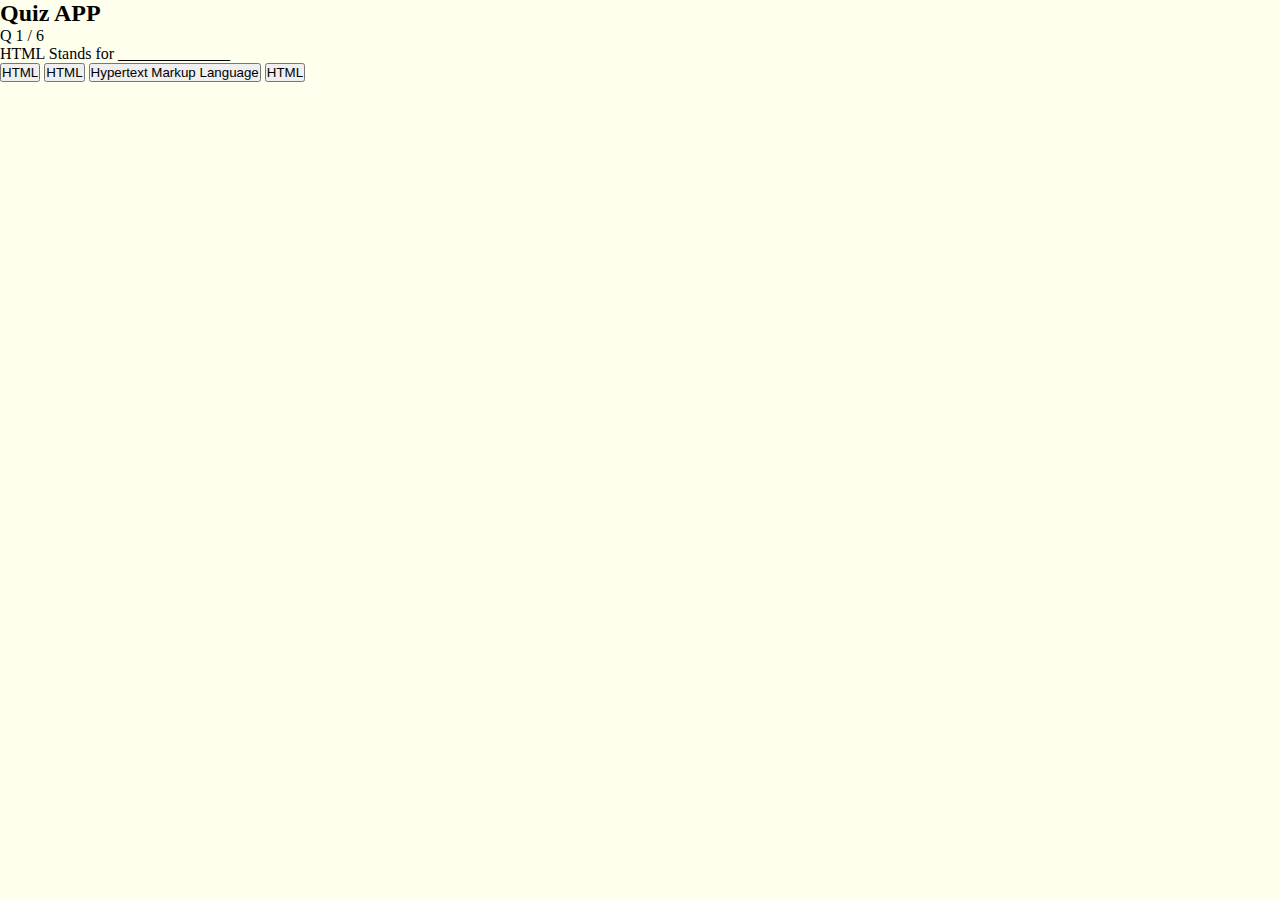
<file: quiz app/index.html>
<!DOCTYPE html>
<html lang="en">

<head>
    <meta charset="UTF-8">
    <meta http-equiv="X-UA-Compatible" content="IE=edge">
    <meta name="viewport" content="width=device-width, initial-scale=1.0">
    <link rel="stylesheet" href="style.css">
    <link href="https://cdn.jsdelivr.net/npm/bootstrap@5.3.0/dist/css/bootstrap.min.css" rel="stylesheet"
        integrity="sha384-9ndCyUaIbzAi2FUVXJi0CjmCapSmO7SnpJef0486qhLnuZ2cdeRhO02iuK6FUUVM" crossorigin="anonymous">
    <title>Quiz App</title>
</head>

<body class="d-flex align-items-center justify-content-center">

        <div class="container rounded shadow p-5 d-flex bg-dark text-light flex-column justify-content-center align-items-center border">
            <h2>Quiz APP</h2>
            <div class="w-100 main_conatiner d-flex justify-content-center align-items-center flex-wrap">
                <div class="w-100 text-light my-2">Q <span class="qeu_no"> 1</span> / <span class="total_qeu"> 10 </span></div>
                <div class=" rounded fs-3 bg-info w-100">
                    <p class="question_box p-3 fw-bold">hello world</p>
                </div>
                <div class="option_box w-100"></div>
            </div>
        </div>


    <script src="https://cdn.jsdelivr.net/npm/bootstrap@5.3.0/dist/js/bootstrap.bundle.min.js"
        integrity="sha384-geWF76RCwLtnZ8qwWowPQNguL3RmwHVBC9FhGdlKrxdiJJigb/j/68SIy3Te4Bkz"
        crossorigin="anonymous"></script>
    <script src="app.js"></script>
</body>

</html>
</file>
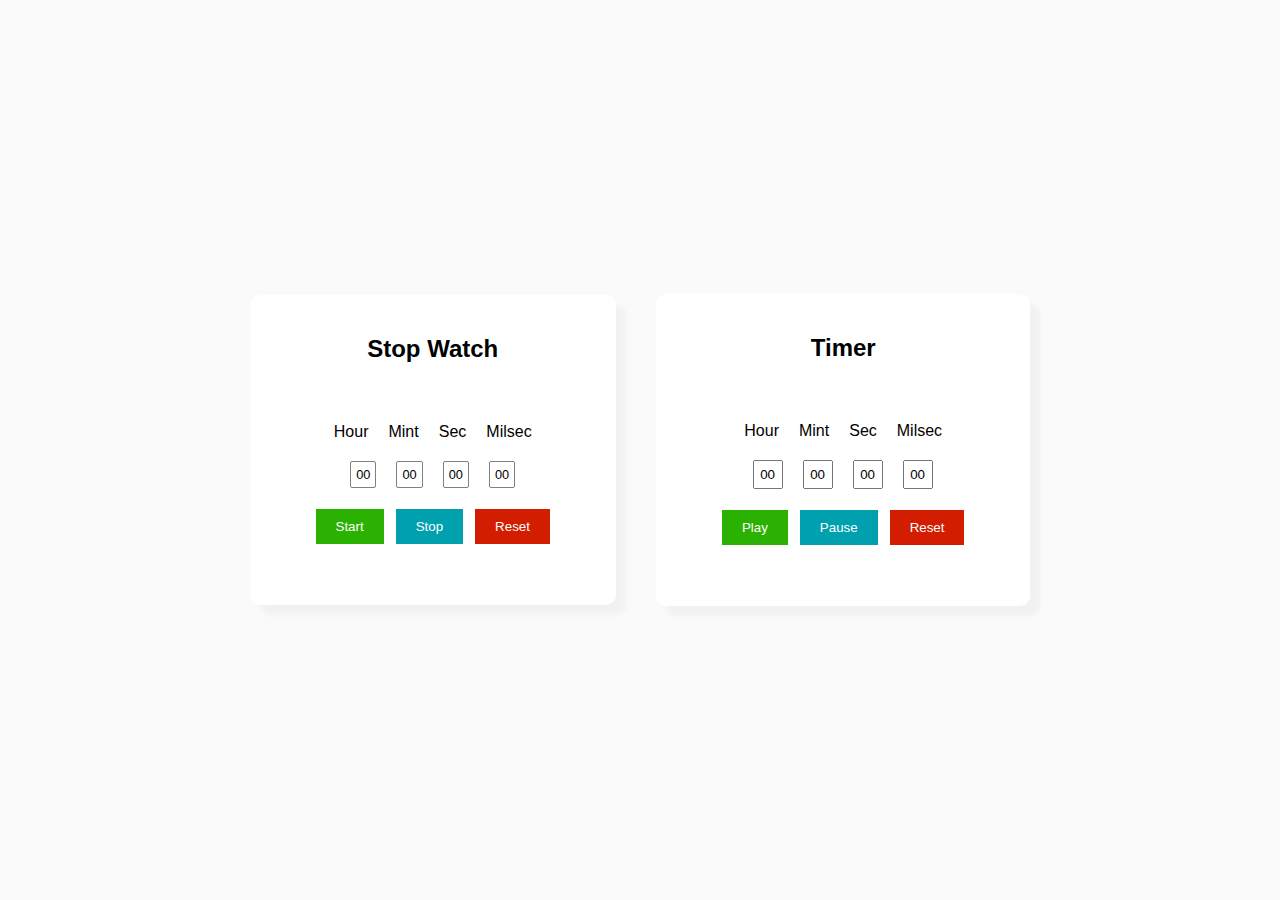
<file: Stop Watch/index.html>
<!DOCTYPE html>
<html lang="en">

<head>
  <meta charset="UTF-8" />
  <meta http-equiv="X-UA-Compatible" content="IE=edge" />
  <meta name="viewport" content="width=device-width, initial-scale=1.0" />
  <link rel="stylesheet" href="style.css">
  <title>stop watch</title>
</head>

<body>
  <div class="main-container">
    <div class="stop_watch">
      <h2>Stop Watch</h2>
      <div class="time">
        <div class="time_name">
          <p>Hour</p>
          <p>Mint</p>
          <p>Sec</p>
          <p>Milsec</p>
        </div>
        <div class="time_Count">
          <p id="Hour">00</p>
          <p id="Mint">00</p>
          <p id="Sec">00</p>
          <p id="Milsec">00</p>

        </div>
        <div class="btnBox">
          <button id="StartBtn"  onclick="StartBtn()">Start</button>
          <button id="StopBtn" onclick="StopBtn()">Stop</button>
          <button id="ResetBtn" onclick="ResetBtn()">Reset</button>
        </div>
      </div>
    </div>


    <div class="stop_watch">
      <h2>Timer</h2>
      <div class="time">
        <div class="time_name">
          <p>Hour</p>
          <p>Mint</p>
          <p>Sec</p>
          <p>Milsec</p>
        </div>
        <div class="Timer_Count time_Count">
          <input type="number" maxlength="2" value="00" id="timer-Hour">
          <input type="number" maxlength="2" value="00" id="timer-Mint">
          <input type="number" maxlength="2" value="00" id="timer-Sec">
          <input type="number" maxlength="2" value="00" id="timer-Milsec">

        </div>
        <div class="btnBox">
          <button id="timer_StartBtn"  onclick="timer_StartBtn()">Play</button>
          <button id="timer_StopBtn" onclick="timer_StopBtn()">Pause</button>
          <button id="timer_ResetBtn" onclick="timer_ResetBtn()">Reset</button>
        </div>
      </div>
    </div>

  </div>
  <script src="app.js"></script>
</body>

</html>
</file>
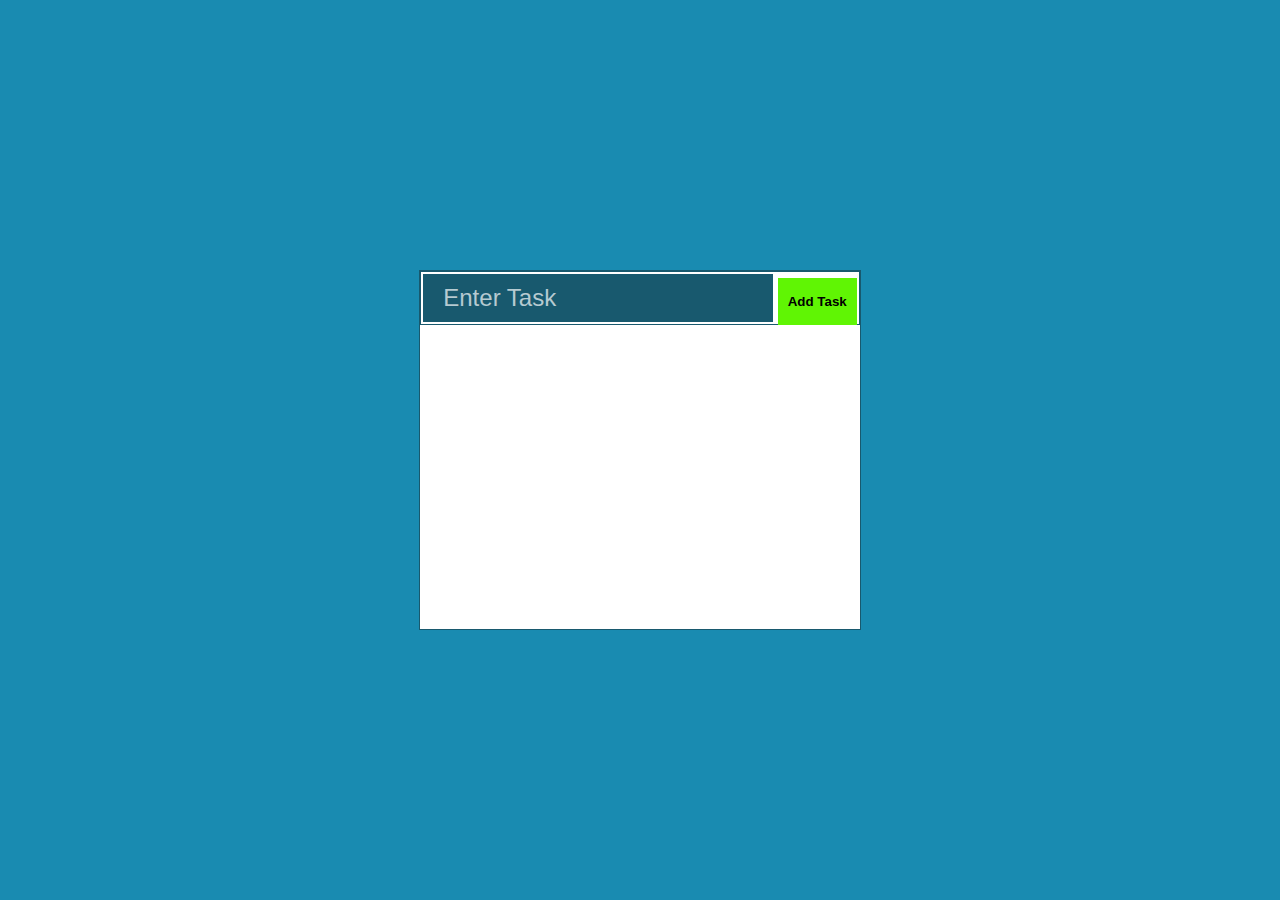
<file: Todo App/index.html>
<!DOCTYPE html>
<html lang="en">
<head>
    <meta charset="UTF-8">
    <meta http-equiv="X-UA-Compatible" content="IE=edge">
    <meta name="viewport" content="width=device-width, initial-scale=1.0">
    <link rel="stylesheet" href="style.css">
    <title>Document</title>
</head>
<body>
    <div class="main_cotainer">
        <div class="inputbox">
            <input type="text" placeholder="Enter Task" id="Inp">
            <button class="addBtn" onclick="Addtask()">Add Task</button>
        </div>

        <div class="list_area">
            <ul id="listParent">
            </ul>
        </div>
    </div>
    <script src="app.js"></script>
</body>
</html>
</file>
<file: quiz app/style.css>
*{
    margin: 0;
    padding: 0;
    box-sizing: border-box;
}
body{
    min-height: 100vh;
    background: #ffe;
}
input{
    accent-color:#0dcaf0;
}
</file>
<file: Stop Watch/style.css>
* {
    margin: 0;
    padding: 0;
    box-sizing: border-box;
}

body,
.btnBox,
.time_name,
.time_Count,
.main-container,
.stop_watch {
    display: flex;
    justify-content: center;
    align-items: center;
}

body {
    font-family: sans-serif;
    min-height: 100vh;
    background: #fafafa;
}

.main-container>* {
    margin: 20px;
}

.main-container {
    flex-wrap: wrap;
}

.stop_watch {
    max-width: 500px;
    max-height: 70vh;
    padding: 20px;
    background: #fff;
    border-radius: 10px;
    flex-direction: column;
    box-shadow: 10px 10px 5px #00000009;
}

.stop_watch>*,
.stop_watch>*>* {
    margin: 20px;
}

.time_Count>* ,.time_name>*{
    margin: 0 10px;
}

.stop_watch>div button {
    border: none;
    padding: 10px 20px;
    margin: 0 5px;
    border: 1px solid;
    cursor: pointer;
    color: #fff;
    background: #ffffa3;
}

.stop_watch>div button:nth-child(2) {
    background: #01a0ae;
}

.stop_watch>div button:nth-child(1) {
    background: #2bb102;
}

.stop_watch>div button:nth-child(3) {
    background: #d31d01;
}

.Timer_Count input::-webkit-inner-spin-button {
    appearance: none;
}

.Timer_Count input {
    padding: 5px;
    width: 30px;
    outline: transparent;
    cursor: pointer;
}
.time_Count p {
    border: 1px solid gray;
    padding: 5px;
    font-size: 0.8rem;
    border-radius: 2px;
}
</file>
<file: Todo App/style.css>
*{
    margin: 0;
    padding: 0;
    box-sizing: border-box;
}
body{
    font-family:Arial, Helvetica, sans-serif;
    min-height: 100vh;
    background: #027fa9e8;
}
body,
.main_cotainer,
.list_area ul li
{
    display: flex;
    justify-content: center;
    align-items: center;
}
.main_cotainer{
    background: #fff;
    flex-direction: column;
    max-width: 500px;
    min-width: 300px;
    min-height: 40vh;
    height: 40vh;
    max-height: 60vh;
    border: 1px solid #014860e8;
}
.inputbox input::placeholder{
color: #ffffffaf;
}
.inputbox input{
    /* width: 100%; */
    /* min-height:0px; */
    border: none;
    background: #014860e8;
    color: #fff;
    font-size: 1.5rem;
    padding: 10px 20px;
    height: 100%;
    outline: none; 
}
.addBtn ,
.deletBtn,
 .EditBtn{
    height: 100%;
    border: none;
    outline: none;
    font-weight: 550;
    background: #60f504;
    padding: 10px; 
    /* transform: translate( -20px -20px); */
}
.inputbox{
    height: 15%;
    width: 100%;
    padding: 2px;
    border: 1px solid #014860e8;
}
.list_area{
    width: 100%;
    height: 85%;
    padding: 20px;
    text-align: left;
}
.list_area ul li{
    width: 100%;
    color: #000;
    font-weight: bold;
    cursor: pointer;
    justify-content: space-between;
    margin: 10px 0;
    border: 2px solid;
    padding: 5px 8px;
    list-style: none;
    /* text-decoration: line-through; */
}
.list_area ul li button:nth-child(2){
    /* padding: 5px; */
    border: none;
    outline: none;
    color: #000;
    background: #fd4242;
    margin: 5px;
}
.EditBtn{
    background: #60f504;
    color: #fff;
}
</file>
